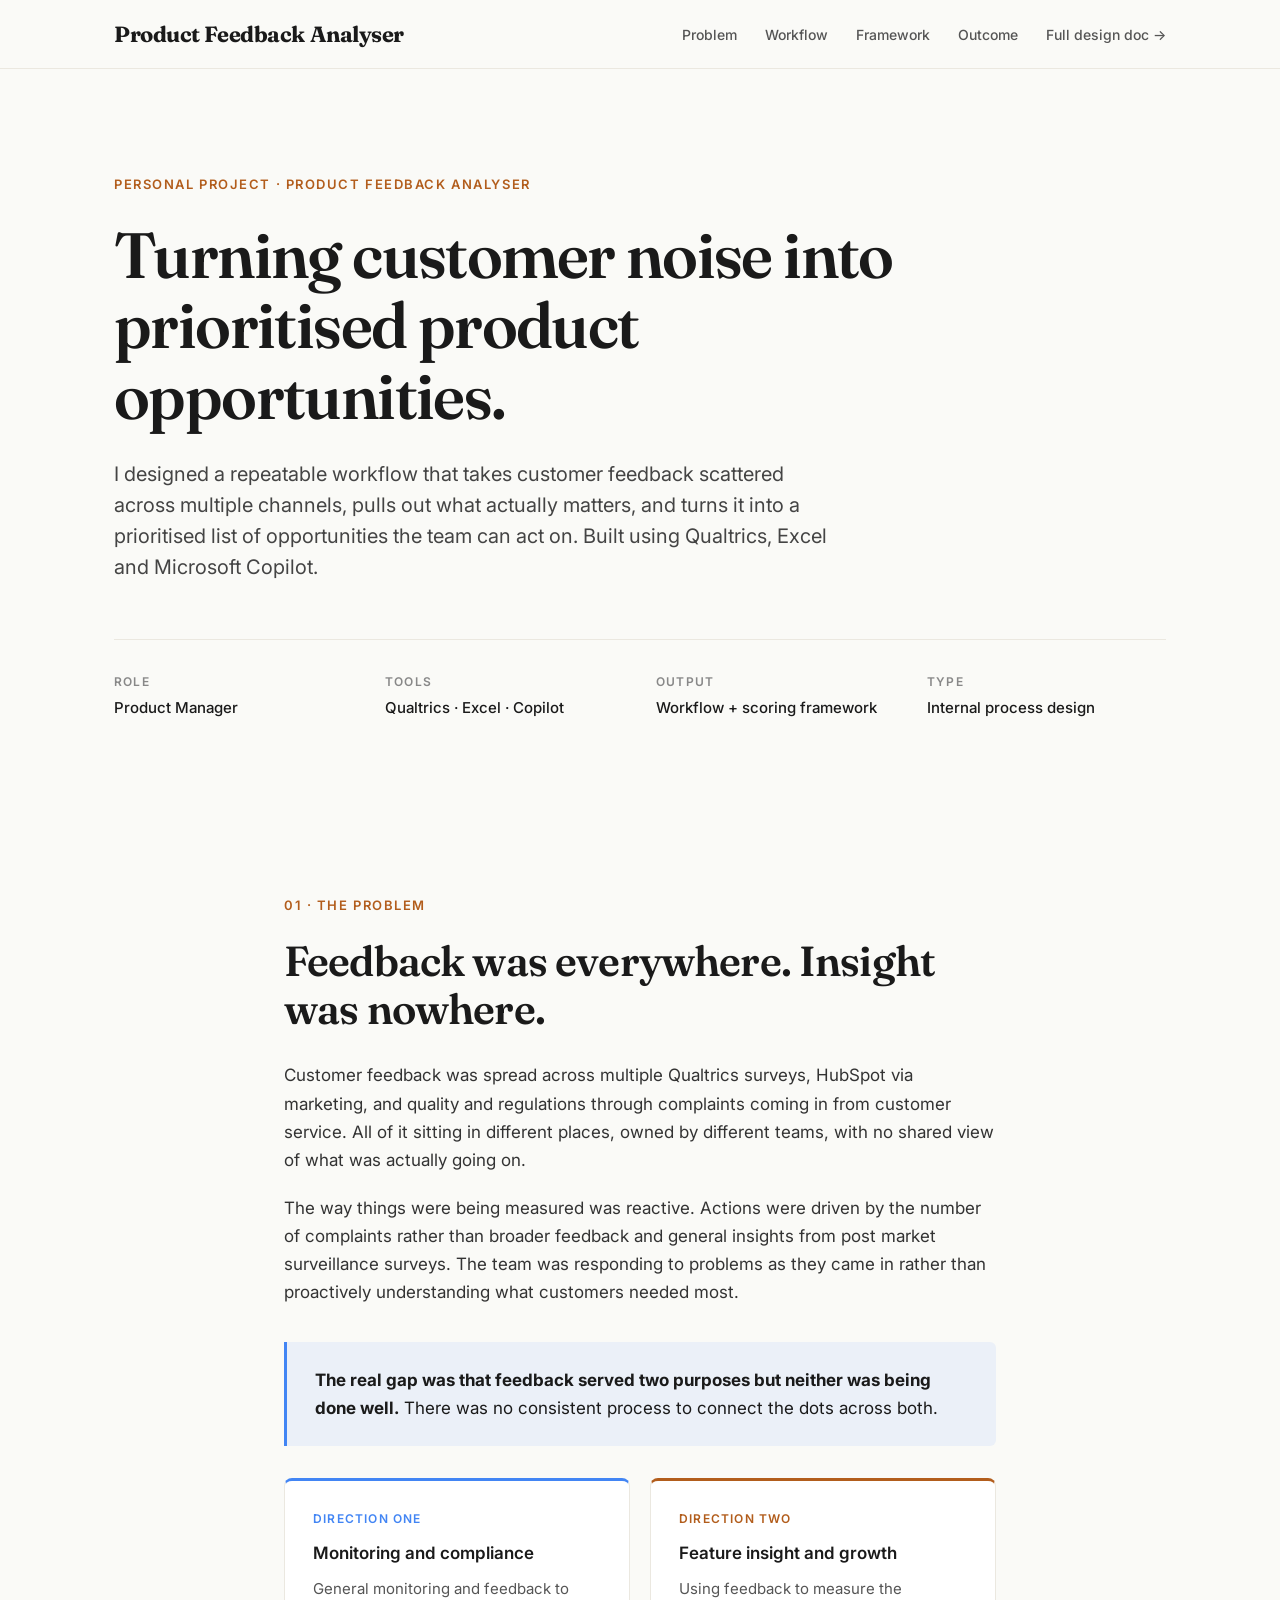
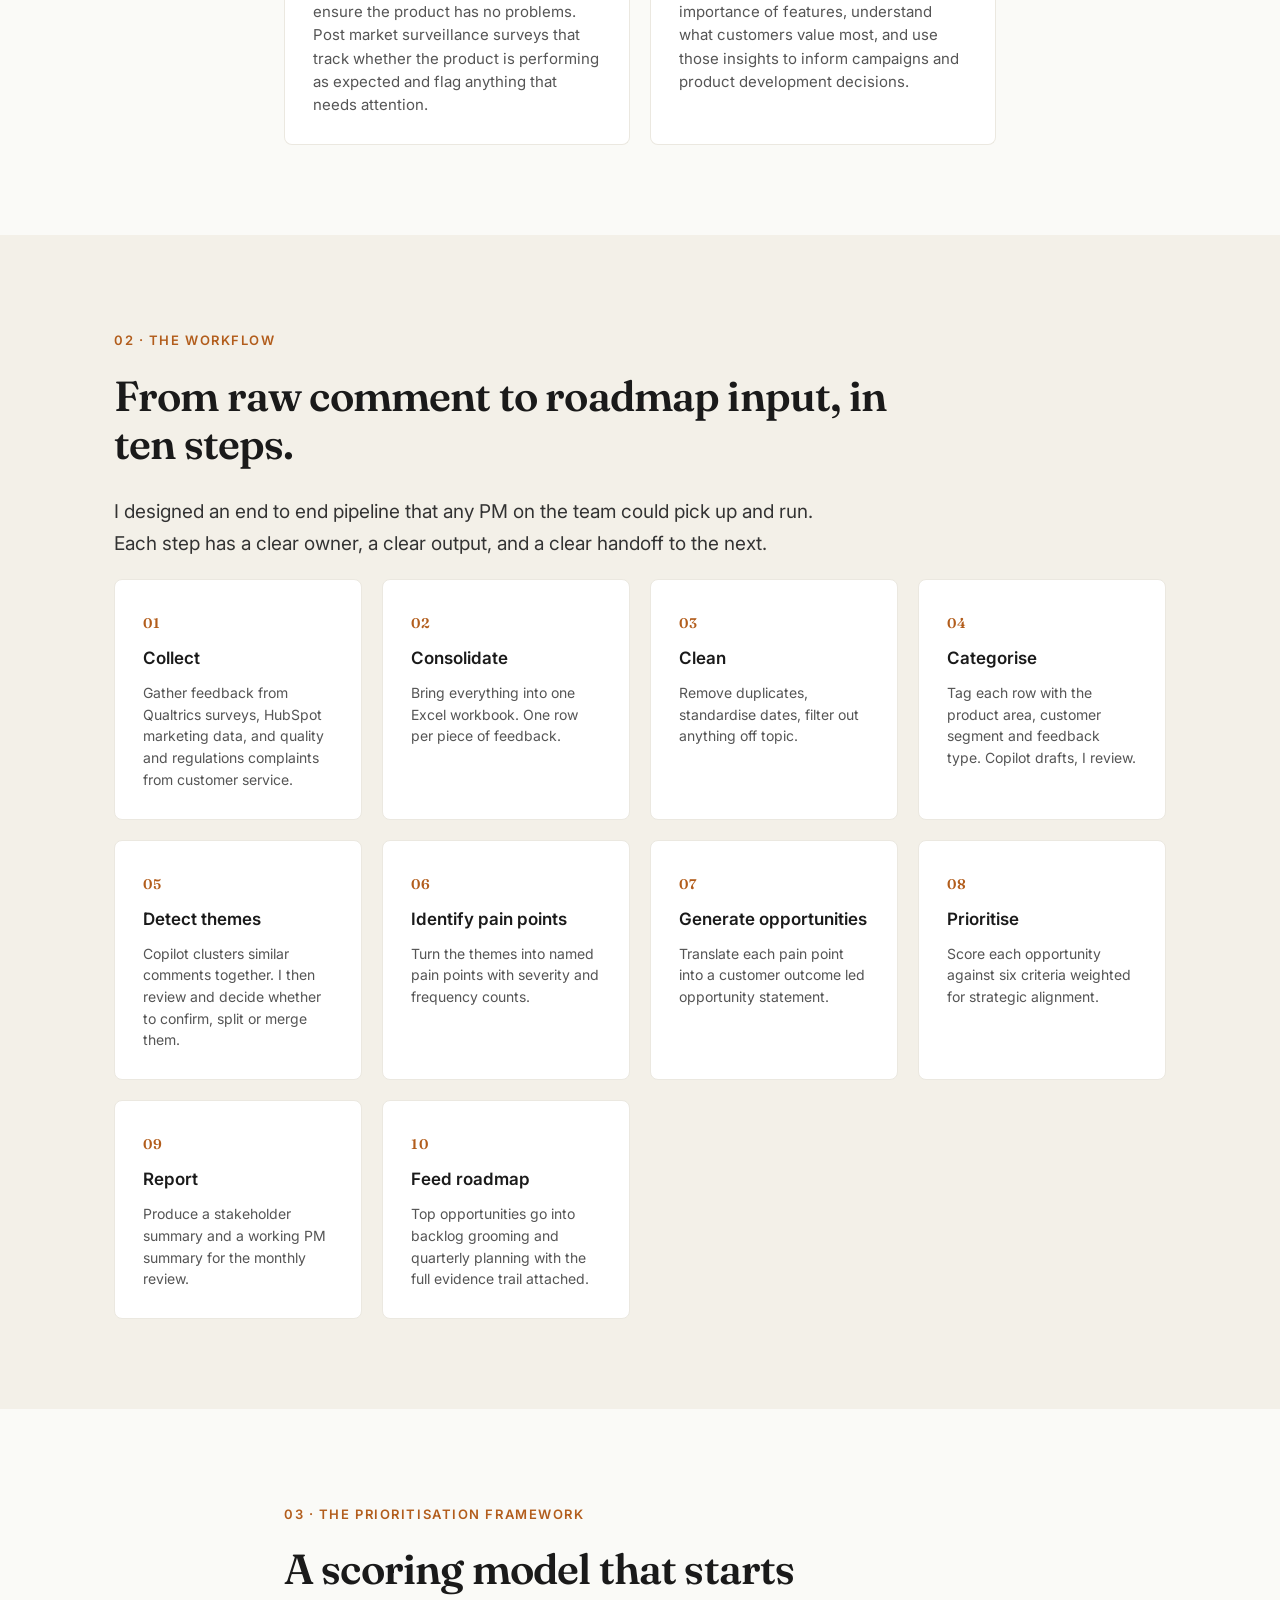
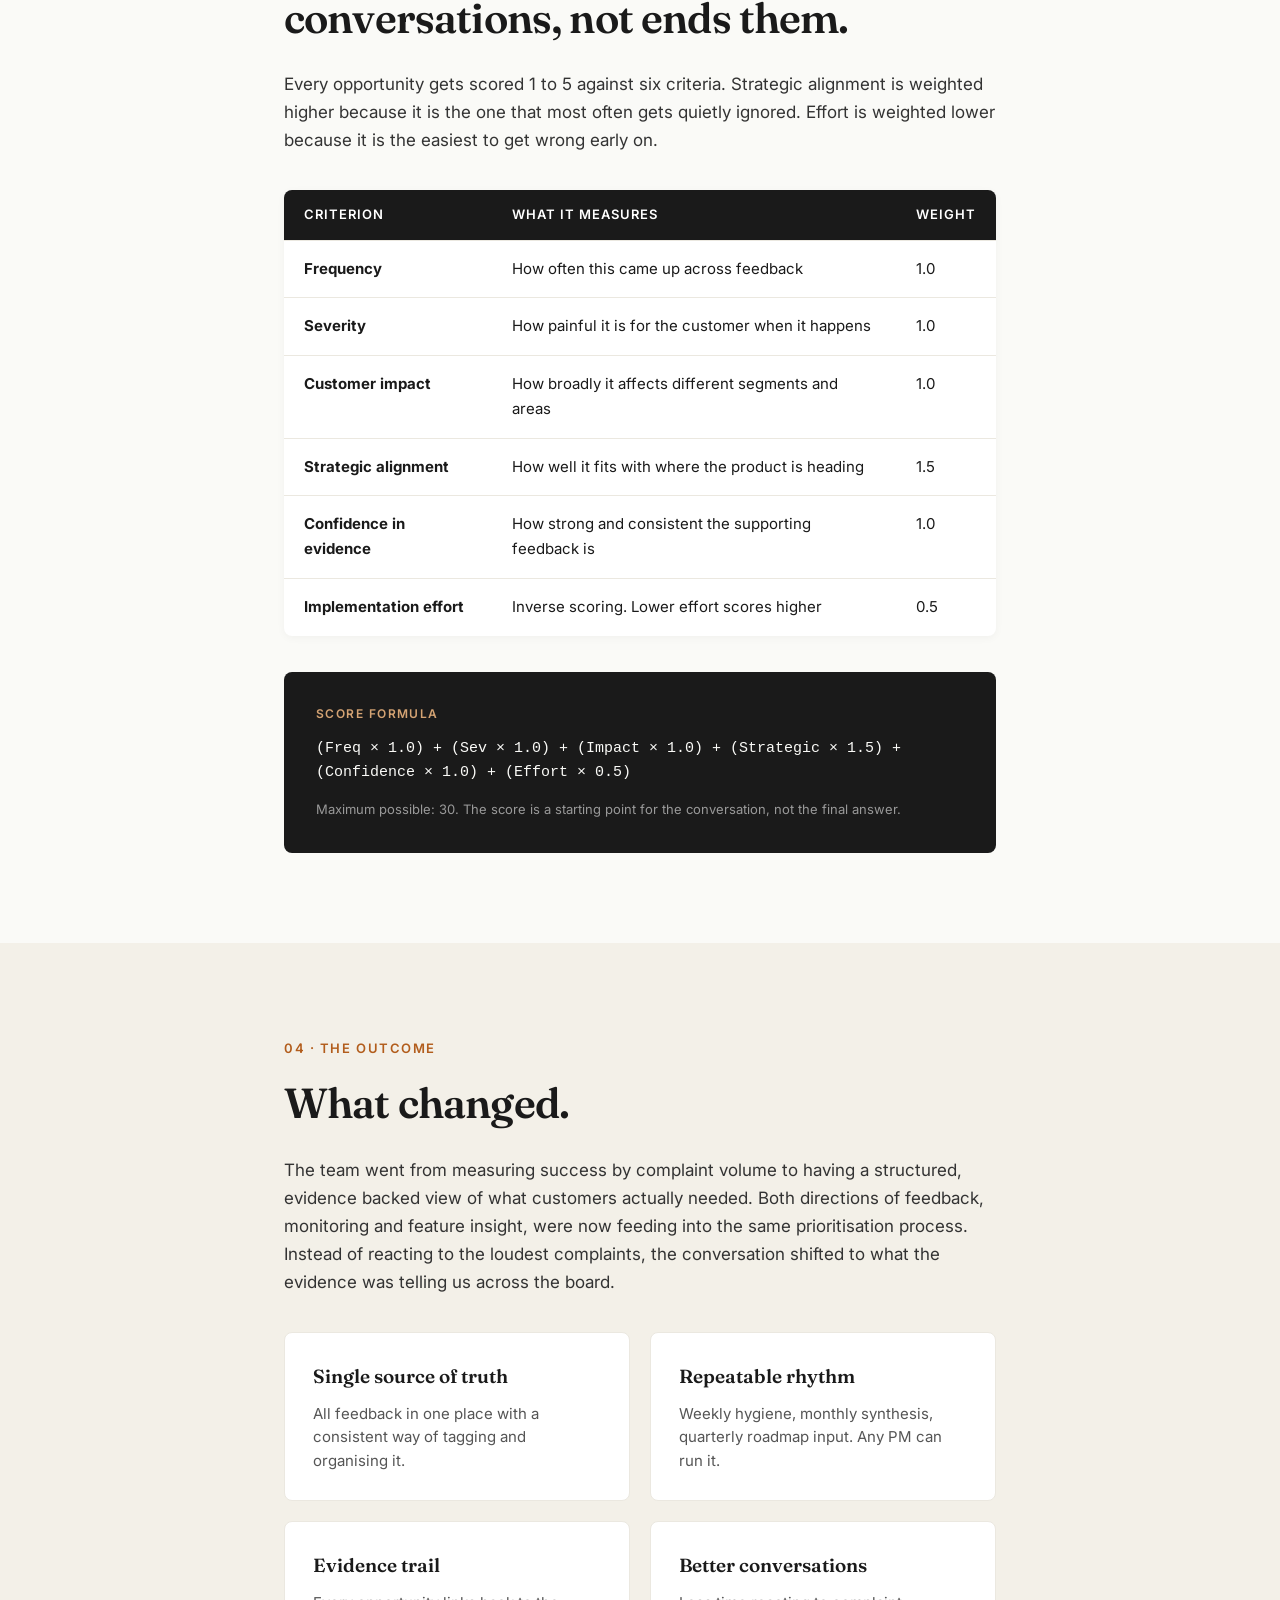
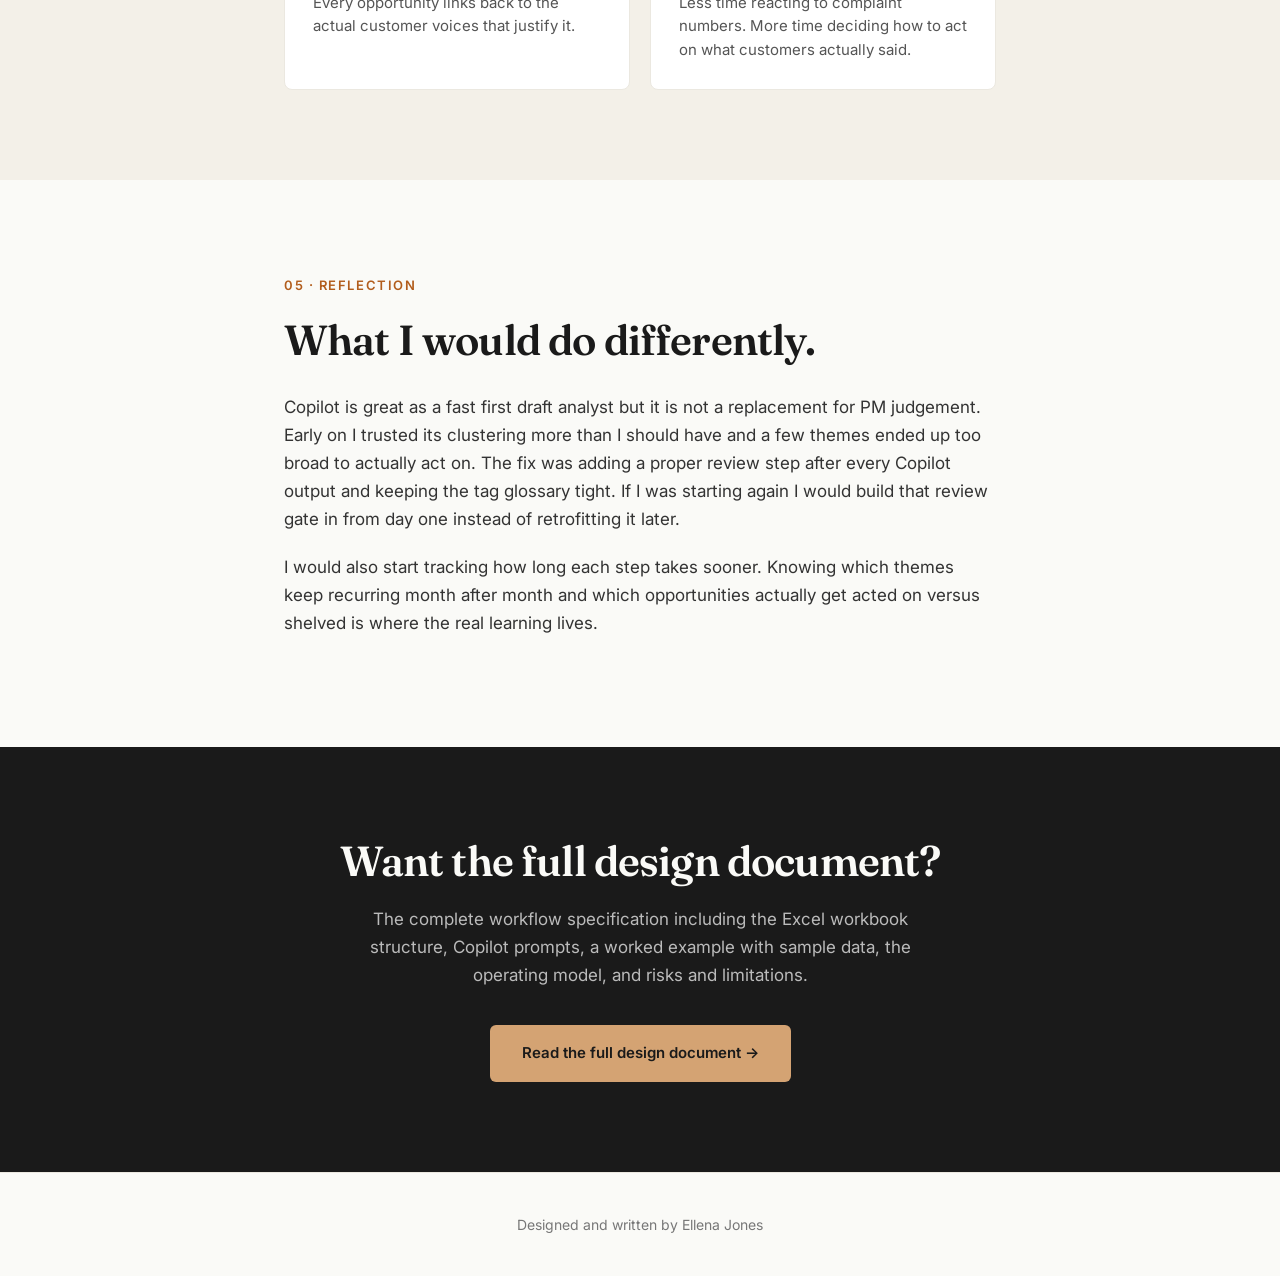
<file: index.html>
<!DOCTYPE html>
<html lang="en">
<head>
<meta charset="UTF-8">
<meta name="viewport" content="width=device-width, initial-scale=1.0">
<title>Product Feedback Analyser — Personal Project</title>
<meta name="description" content="A repeatable workflow for turning raw customer feedback into prioritised product opportunities, using Qualtrics, Excel and Microsoft Copilot.">
<link rel="preconnect" href="https://fonts.googleapis.com">
<link rel="preconnect" href="https://fonts.gstatic.com" crossorigin>
<link href="https://fonts.googleapis.com/css2?family=Inter:wght@400;500;600;700&family=Fraunces:opsz,wght@9..144,400;9..144,600;9..144,700&display=swap" rel="stylesheet">
<link rel="stylesheet" href="style.css">
<style>
  .callout-blue {
    background: rgba(66, 133, 244, 0.08);
    border-left: 3px solid #4285f4;
    padding: 24px 28px;
    margin-top: 36px;
    font-size: 17px;
    border-radius: 0 6px 6px 0;
  }
  .callout-blue strong { color: #1a1a1a; }
  .highlight-card {
    background: linear-gradient(135deg, rgba(66, 133, 244, 0.06), rgba(66, 133, 244, 0.02));
    border: 1px solid rgba(66, 133, 244, 0.15);
  }
  .direction-grid {
    display: grid;
    grid-template-columns: 1fr 1fr;
    gap: 20px;
    margin-top: 32px;
  }
  .direction-card {
    background: #fff;
    padding: 28px;
    border-radius: 8px;
    border: 1px solid #ebe8e0;
  }
  .direction-card.blue-accent {
    border-top: 3px solid #4285f4;
  }
  .direction-card.amber-accent {
    border-top: 3px solid #b25d1c;
  }
  .direction-card h3 {
    font-size: 17px;
    font-weight: 600;
    margin-bottom: 10px;
    color: #1a1a1a;
  }
  .direction-card p {
    font-size: 15px;
    color: #555;
    margin: 0;
    line-height: 1.55;
  }
  .direction-label {
    font-size: 12px;
    font-weight: 600;
    text-transform: uppercase;
    letter-spacing: 0.1em;
    margin-bottom: 10px;
  }
  .direction-label.blue { color: #4285f4; }
  .direction-label.amber { color: #b25d1c; }
  @media (max-width: 640px) {
    .direction-grid { grid-template-columns: 1fr; }
  }
</style>
</head>
<body>

<header class="site-header">
  <div class="container">
    <a href="/" class="logo">Product Feedback Analyser</a>
    <nav>
      <a href="#problem">Problem</a>
      <a href="#workflow">Workflow</a>
      <a href="#framework">Framework</a>
      <a href="#outcome">Outcome</a>
      <a href="full-design.html">Full design doc →</a>
    </nav>
  </div>
</header>

<main>

<section class="hero">
  <div class="container">
    <span class="eyebrow">Personal project · Product Feedback Analyser</span>
    <h1>Turning customer noise into prioritised product opportunities.</h1>
    <p class="lede">I designed a repeatable workflow that takes customer feedback scattered across multiple channels, pulls out what actually matters, and turns it into a prioritised list of opportunities the team can act on. Built using Qualtrics, Excel and Microsoft Copilot.</p>
    <div class="meta-grid">
      <div><span class="meta-label">Role</span><span class="meta-value">Product Manager</span></div>
      <div><span class="meta-label">Tools</span><span class="meta-value">Qualtrics · Excel · Copilot</span></div>
      <div><span class="meta-label">Output</span><span class="meta-value">Workflow + scoring framework</span></div>
      <div><span class="meta-label">Type</span><span class="meta-value">Internal process design</span></div>
    </div>
  </div>
</section>

<section id="problem" class="section">
  <div class="container narrow">
    <span class="section-tag">01 · The problem</span>
    <h2>Feedback was everywhere. Insight was nowhere.</h2>
    <p>Customer feedback was spread across multiple Qualtrics surveys, HubSpot via marketing, and quality and regulations through complaints coming in from customer service. All of it sitting in different places, owned by different teams, with no shared view of what was actually going on.</p>
    <p>The way things were being measured was reactive. Actions were driven by the number of complaints rather than broader feedback and general insights from post market surveillance surveys. The team was responding to problems as they came in rather than proactively understanding what customers needed most.</p>

    <div class="callout-blue">
      <strong>The real gap was that feedback served two purposes but neither was being done well.</strong> There was no consistent process to connect the dots across both.
    </div>

    <div class="direction-grid">
      <div class="direction-card blue-accent">
        <div class="direction-label blue">Direction one</div>
        <h3>Monitoring and compliance</h3>
        <p>General monitoring and feedback to ensure the product has no problems. Post market surveillance surveys that track whether the product is performing as expected and flag anything that needs attention.</p>
      </div>
      <div class="direction-card amber-accent">
        <div class="direction-label amber">Direction two</div>
        <h3>Feature insight and growth</h3>
        <p>Using feedback to measure the importance of features, understand what customers value most, and use those insights to inform campaigns and product development decisions.</p>
      </div>
    </div>
  </div>
</section>

<section id="workflow" class="section section-alt">
  <div class="container">
    <span class="section-tag">02 · The workflow</span>
    <h2>From raw comment to roadmap input, in ten steps.</h2>
    <p class="section-intro">I designed an end to end pipeline that any PM on the team could pick up and run. Each step has a clear owner, a clear output, and a clear handoff to the next.</p>

    <div class="workflow-grid">
      <div class="workflow-step"><span class="step-num">01</span><h3>Collect</h3><p>Gather feedback from Qualtrics surveys, HubSpot marketing data, and quality and regulations complaints from customer service.</p></div>
      <div class="workflow-step"><span class="step-num">02</span><h3>Consolidate</h3><p>Bring everything into one Excel workbook. One row per piece of feedback.</p></div>
      <div class="workflow-step"><span class="step-num">03</span><h3>Clean</h3><p>Remove duplicates, standardise dates, filter out anything off topic.</p></div>
      <div class="workflow-step"><span class="step-num">04</span><h3>Categorise</h3><p>Tag each row with the product area, customer segment and feedback type. Copilot drafts, I review.</p></div>
      <div class="workflow-step"><span class="step-num">05</span><h3>Detect themes</h3><p>Copilot clusters similar comments together. I then review and decide whether to confirm, split or merge them.</p></div>
      <div class="workflow-step"><span class="step-num">06</span><h3>Identify pain points</h3><p>Turn the themes into named pain points with severity and frequency counts.</p></div>
      <div class="workflow-step"><span class="step-num">07</span><h3>Generate opportunities</h3><p>Translate each pain point into a customer outcome led opportunity statement.</p></div>
      <div class="workflow-step"><span class="step-num">08</span><h3>Prioritise</h3><p>Score each opportunity against six criteria weighted for strategic alignment.</p></div>
      <div class="workflow-step"><span class="step-num">09</span><h3>Report</h3><p>Produce a stakeholder summary and a working PM summary for the monthly review.</p></div>
      <div class="workflow-step"><span class="step-num">10</span><h3>Feed roadmap</h3><p>Top opportunities go into backlog grooming and quarterly planning with the full evidence trail attached.</p></div>
    </div>
  </div>
</section>

<section id="framework" class="section">
  <div class="container narrow">
    <span class="section-tag">03 · The prioritisation framework</span>
    <h2>A scoring model that starts conversations, not ends them.</h2>
    <p>Every opportunity gets scored 1 to 5 against six criteria. Strategic alignment is weighted higher because it is the one that most often gets quietly ignored. Effort is weighted lower because it is the easiest to get wrong early on.</p>

    <table class="framework-table">
      <thead><tr><th>Criterion</th><th>What it measures</th><th>Weight</th></tr></thead>
      <tbody>
        <tr><td><strong>Frequency</strong></td><td>How often this came up across feedback</td><td>1.0</td></tr>
        <tr><td><strong>Severity</strong></td><td>How painful it is for the customer when it happens</td><td>1.0</td></tr>
        <tr><td><strong>Customer impact</strong></td><td>How broadly it affects different segments and areas</td><td>1.0</td></tr>
        <tr><td><strong>Strategic alignment</strong></td><td>How well it fits with where the product is heading</td><td>1.5</td></tr>
        <tr><td><strong>Confidence in evidence</strong></td><td>How strong and consistent the supporting feedback is</td><td>1.0</td></tr>
        <tr><td><strong>Implementation effort</strong></td><td>Inverse scoring. Lower effort scores higher</td><td>0.5</td></tr>
      </tbody>
    </table>

    <div class="formula-box">
      <span class="formula-label">Score formula</span>
      <code>(Freq × 1.0) + (Sev × 1.0) + (Impact × 1.0) + (Strategic × 1.5) + (Confidence × 1.0) + (Effort × 0.5)</code>
      <span class="formula-meta">Maximum possible: 30. The score is a starting point for the conversation, not the final answer.</span>
    </div>
  </div>
</section>

<section id="outcome" class="section section-alt">
  <div class="container narrow">
    <span class="section-tag">04 · The outcome</span>
    <h2>What changed.</h2>
    <p>The team went from measuring success by complaint volume to having a structured, evidence backed view of what customers actually needed. Both directions of feedback, monitoring and feature insight, were now feeding into the same prioritisation process. Instead of reacting to the loudest complaints, the conversation shifted to what the evidence was telling us across the board.</p>

    <div class="outcome-grid">
      <div class="outcome-card"><h3>Single source of truth</h3><p>All feedback in one place with a consistent way of tagging and organising it.</p></div>
      <div class="outcome-card"><h3>Repeatable rhythm</h3><p>Weekly hygiene, monthly synthesis, quarterly roadmap input. Any PM can run it.</p></div>
      <div class="outcome-card"><h3>Evidence trail</h3><p>Every opportunity links back to the actual customer voices that justify it.</p></div>
      <div class="outcome-card"><h3>Better conversations</h3><p>Less time reacting to complaint numbers. More time deciding how to act on what customers actually said.</p></div>
    </div>
  </div>
</section>

<section class="section">
  <div class="container narrow">
    <span class="section-tag">05 · Reflection</span>
    <h2>What I would do differently.</h2>
    <p>Copilot is great as a fast first draft analyst but it is not a replacement for PM judgement. Early on I trusted its clustering more than I should have and a few themes ended up too broad to actually act on. The fix was adding a proper review step after every Copilot output and keeping the tag glossary tight. If I was starting again I would build that review gate in from day one instead of retrofitting it later.</p>
    <p>I would also start tracking how long each step takes sooner. Knowing which themes keep recurring month after month and which opportunities actually get acted on versus shelved is where the real learning lives.</p>
  </div>
</section>

<section class="section section-cta">
  <div class="container narrow">
    <h2>Want the full design document?</h2>
    <p>The complete workflow specification including the Excel workbook structure, Copilot prompts, a worked example with sample data, the operating model, and risks and limitations.</p>
    <a href="full-design.html" class="btn">Read the full design document →</a>
  </div>
</section>

</main>

<footer class="site-footer">
  <div class="container">
        <p>Designed and written by Ellena Jones</p>
  </div>
</footer>

</body>
</html>
</file>
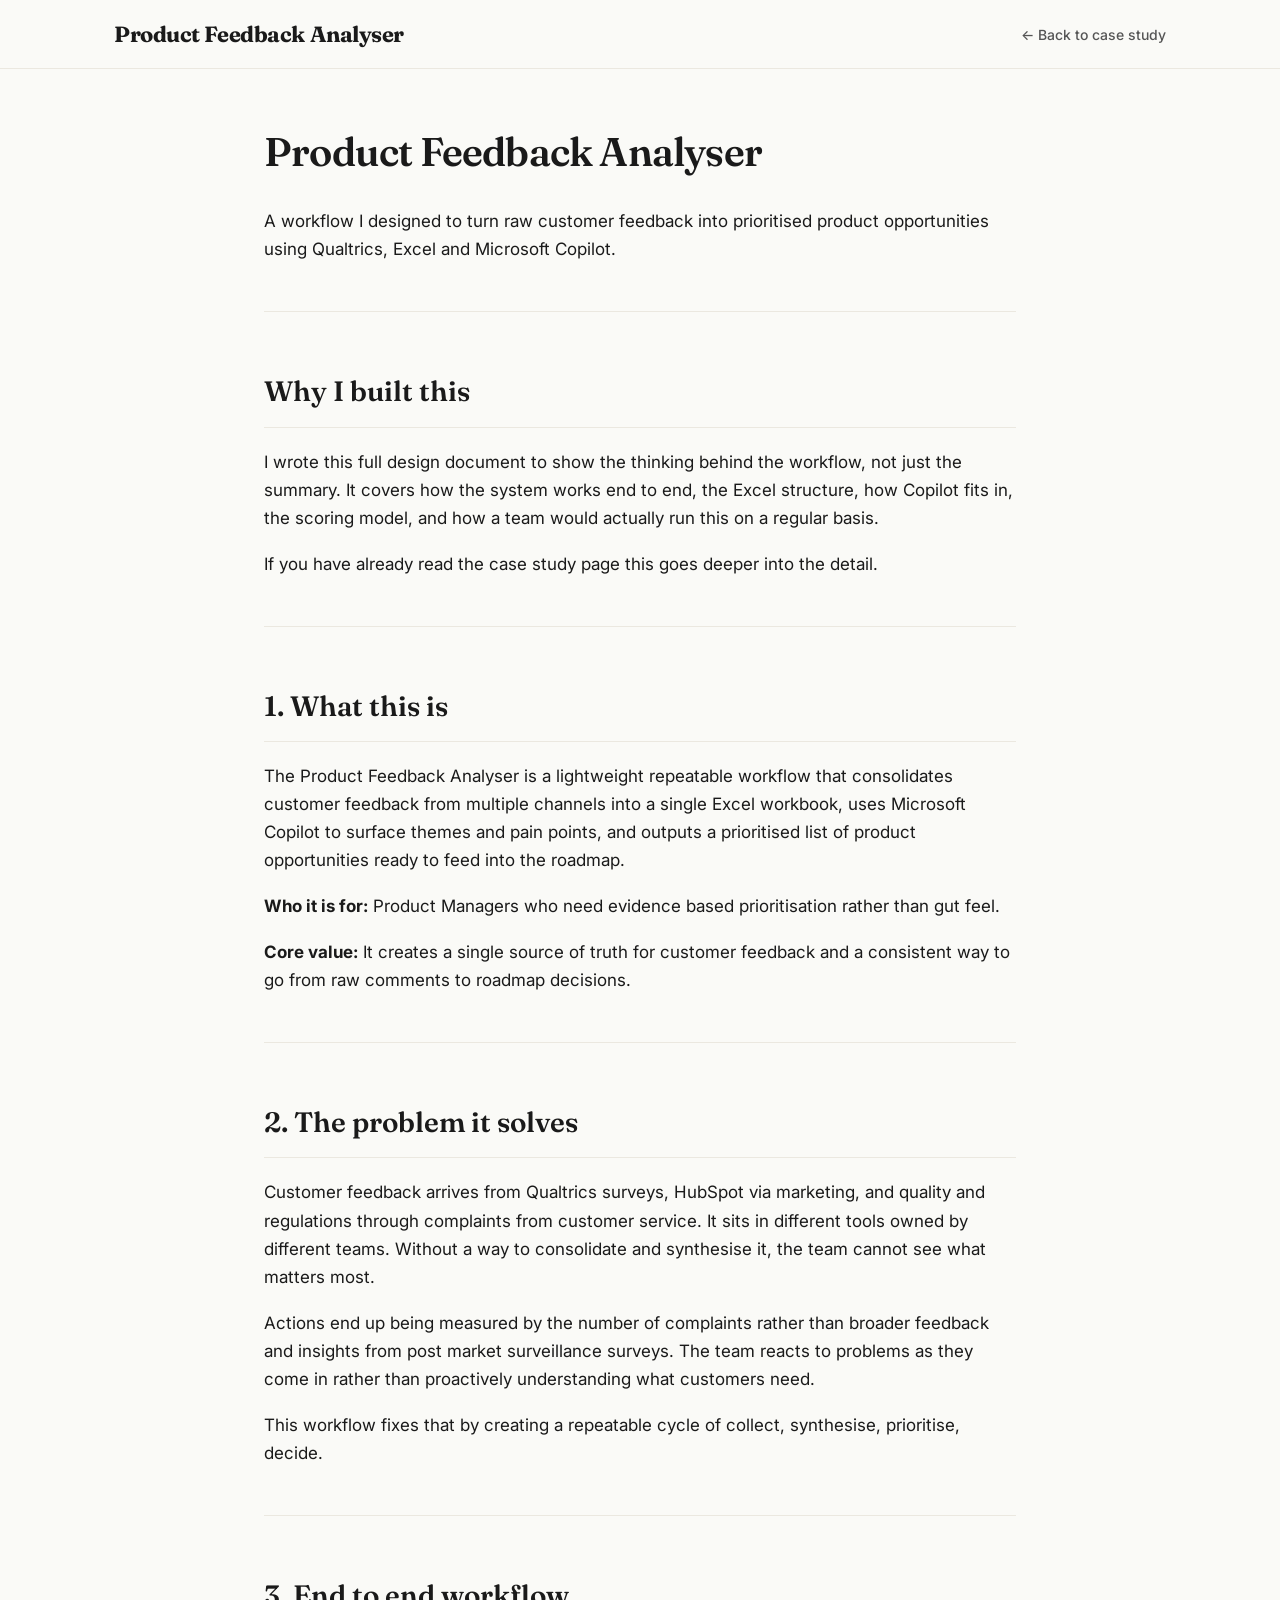
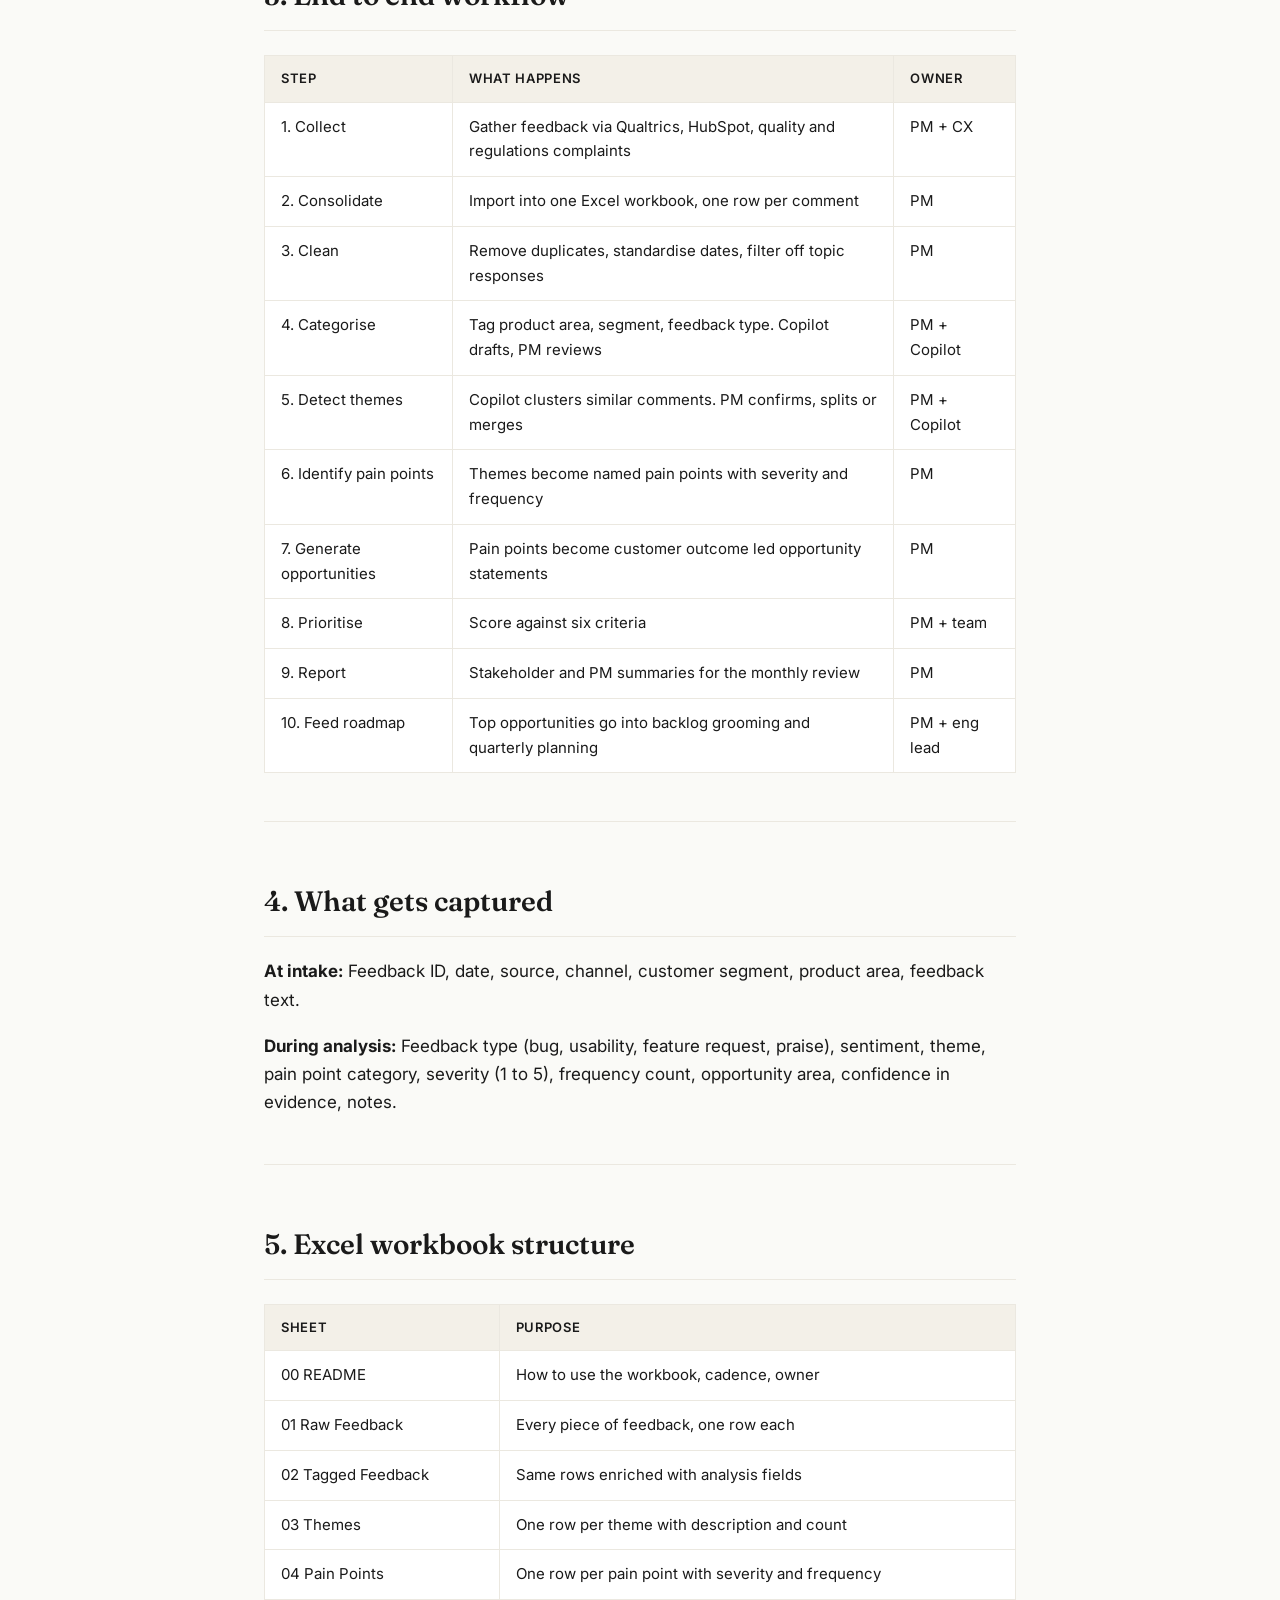
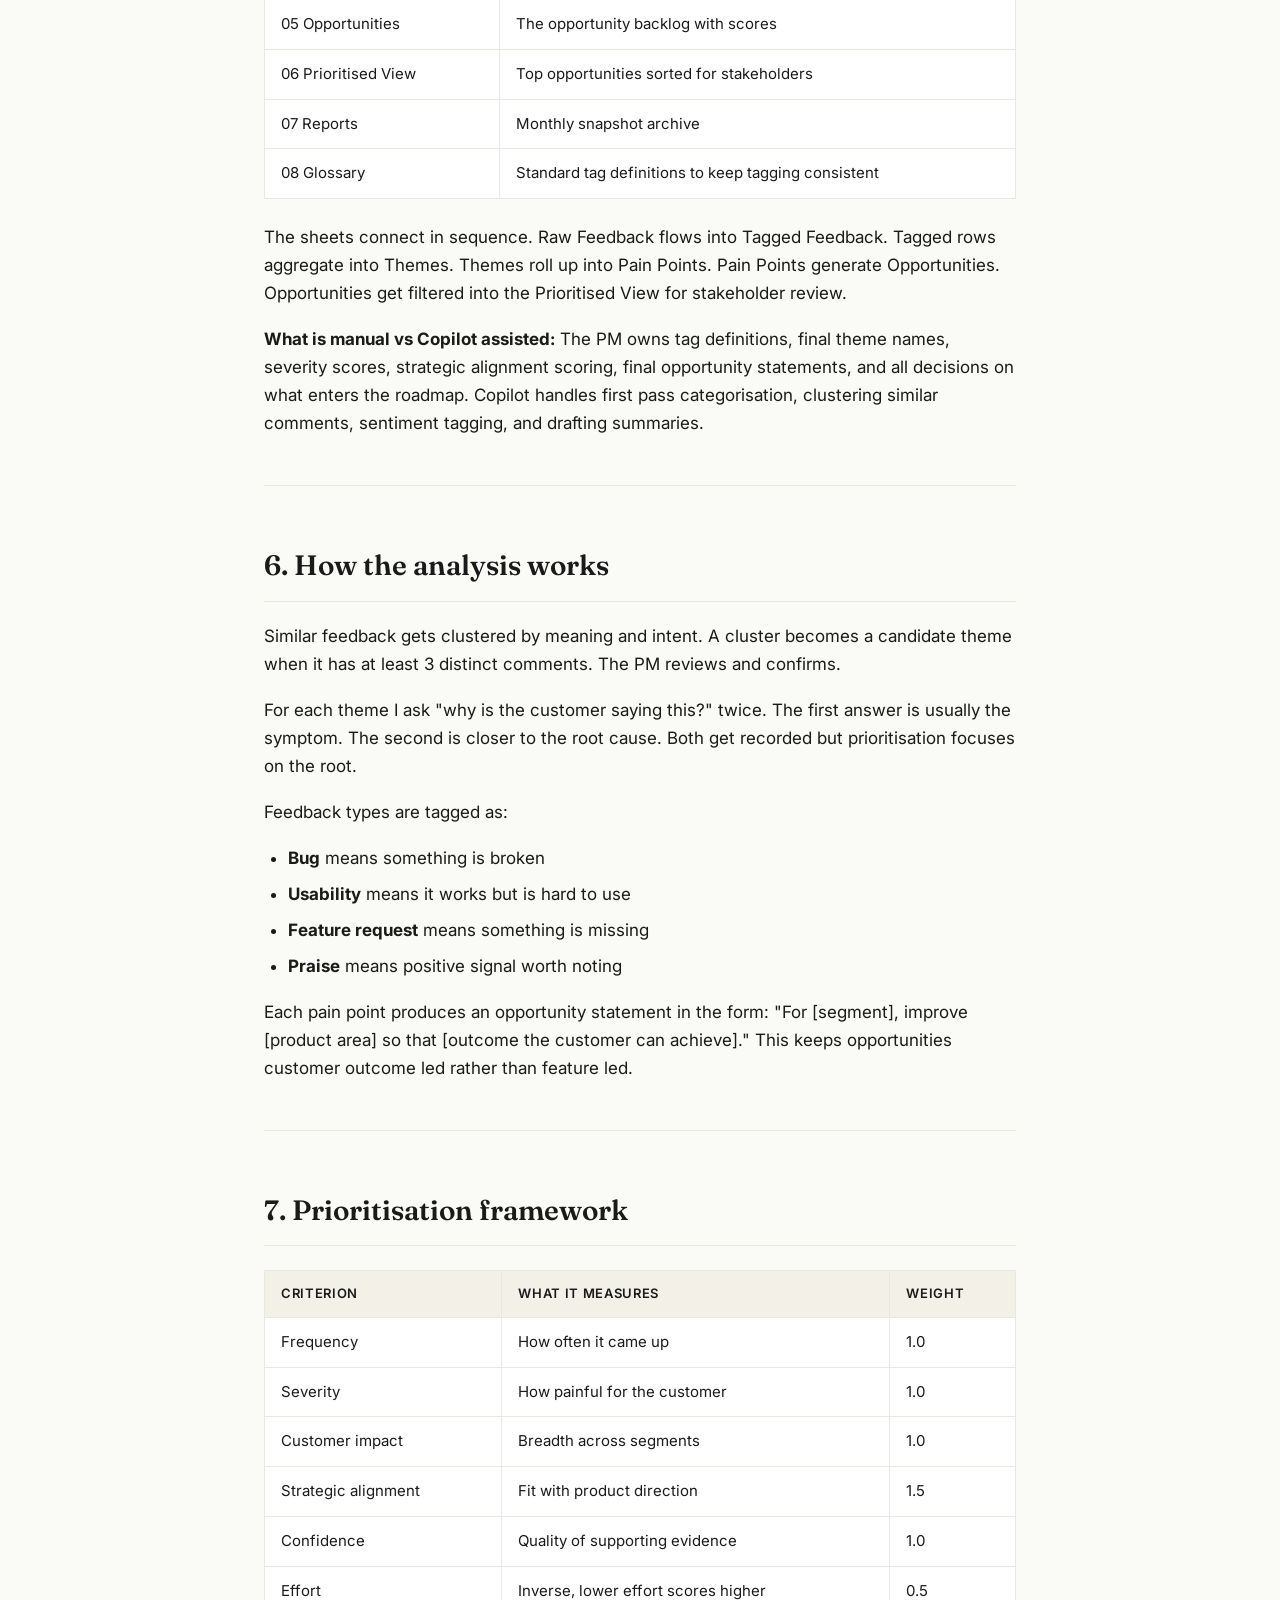
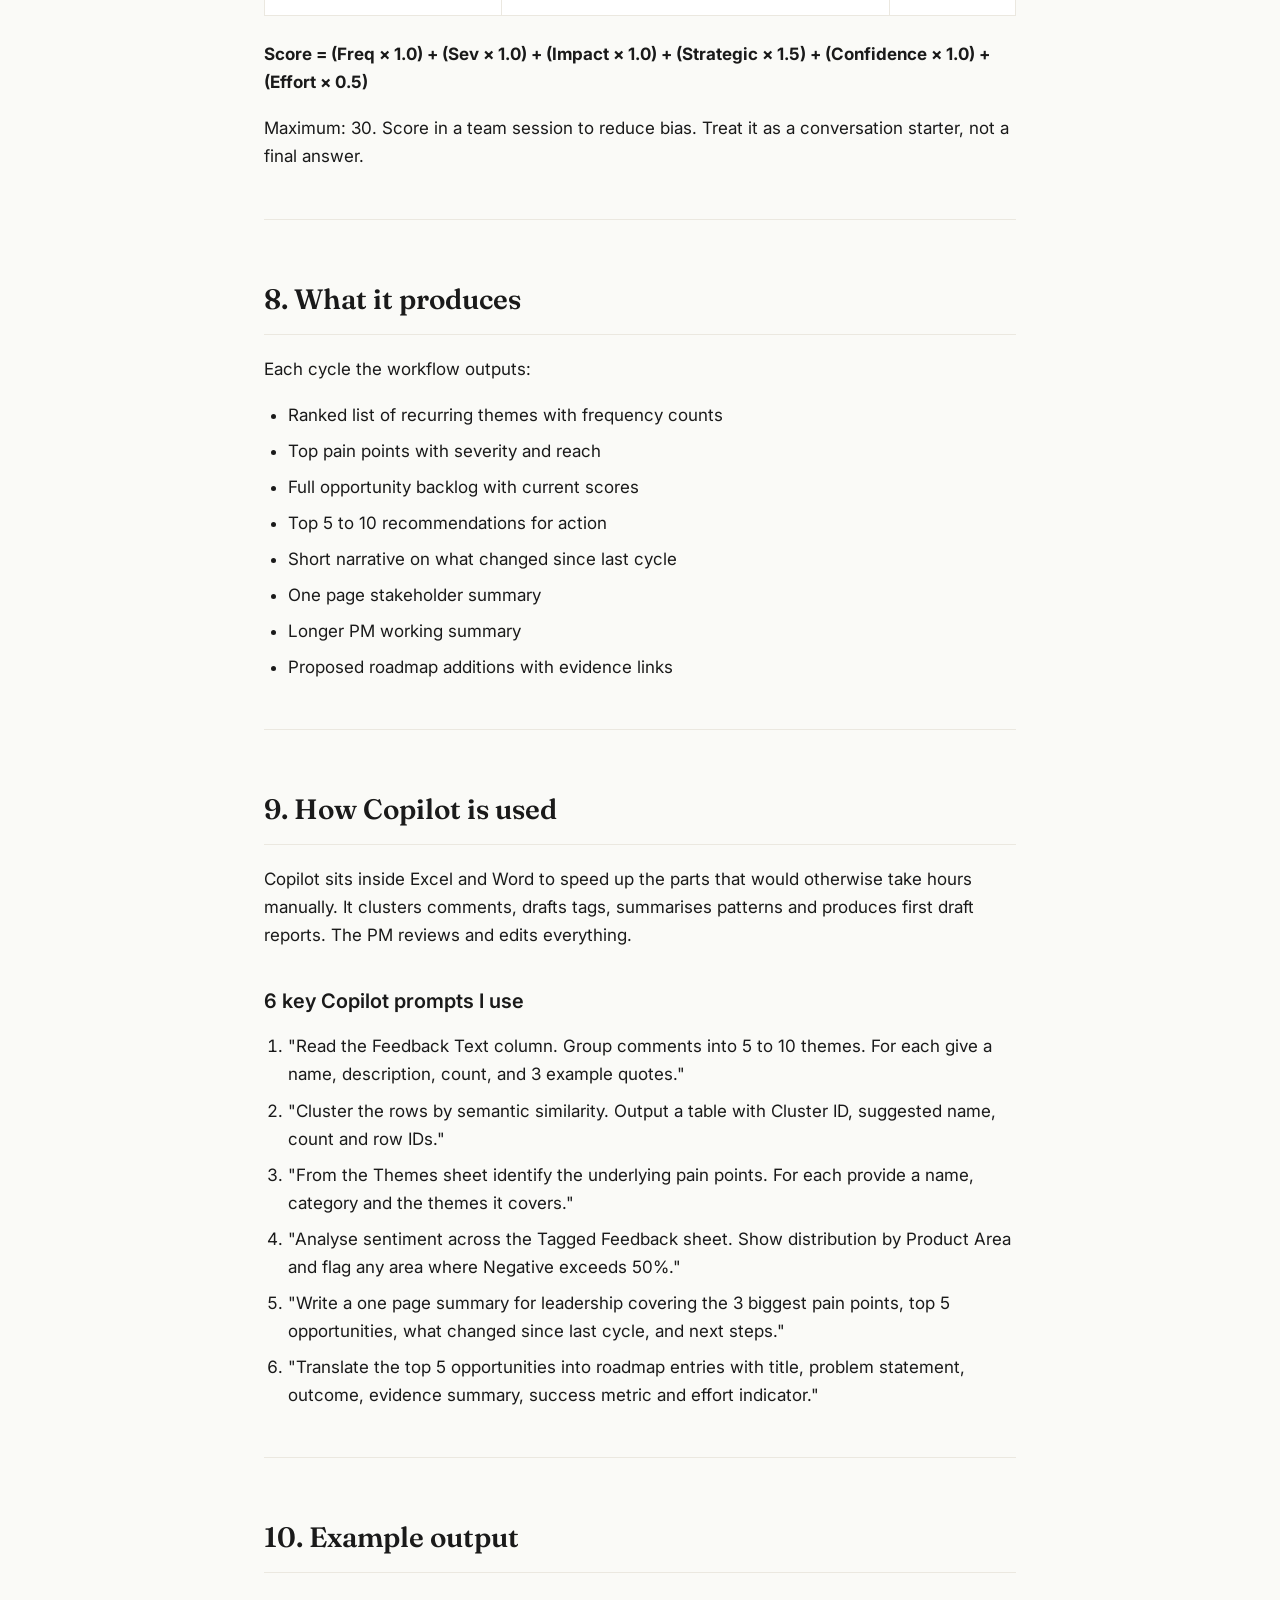
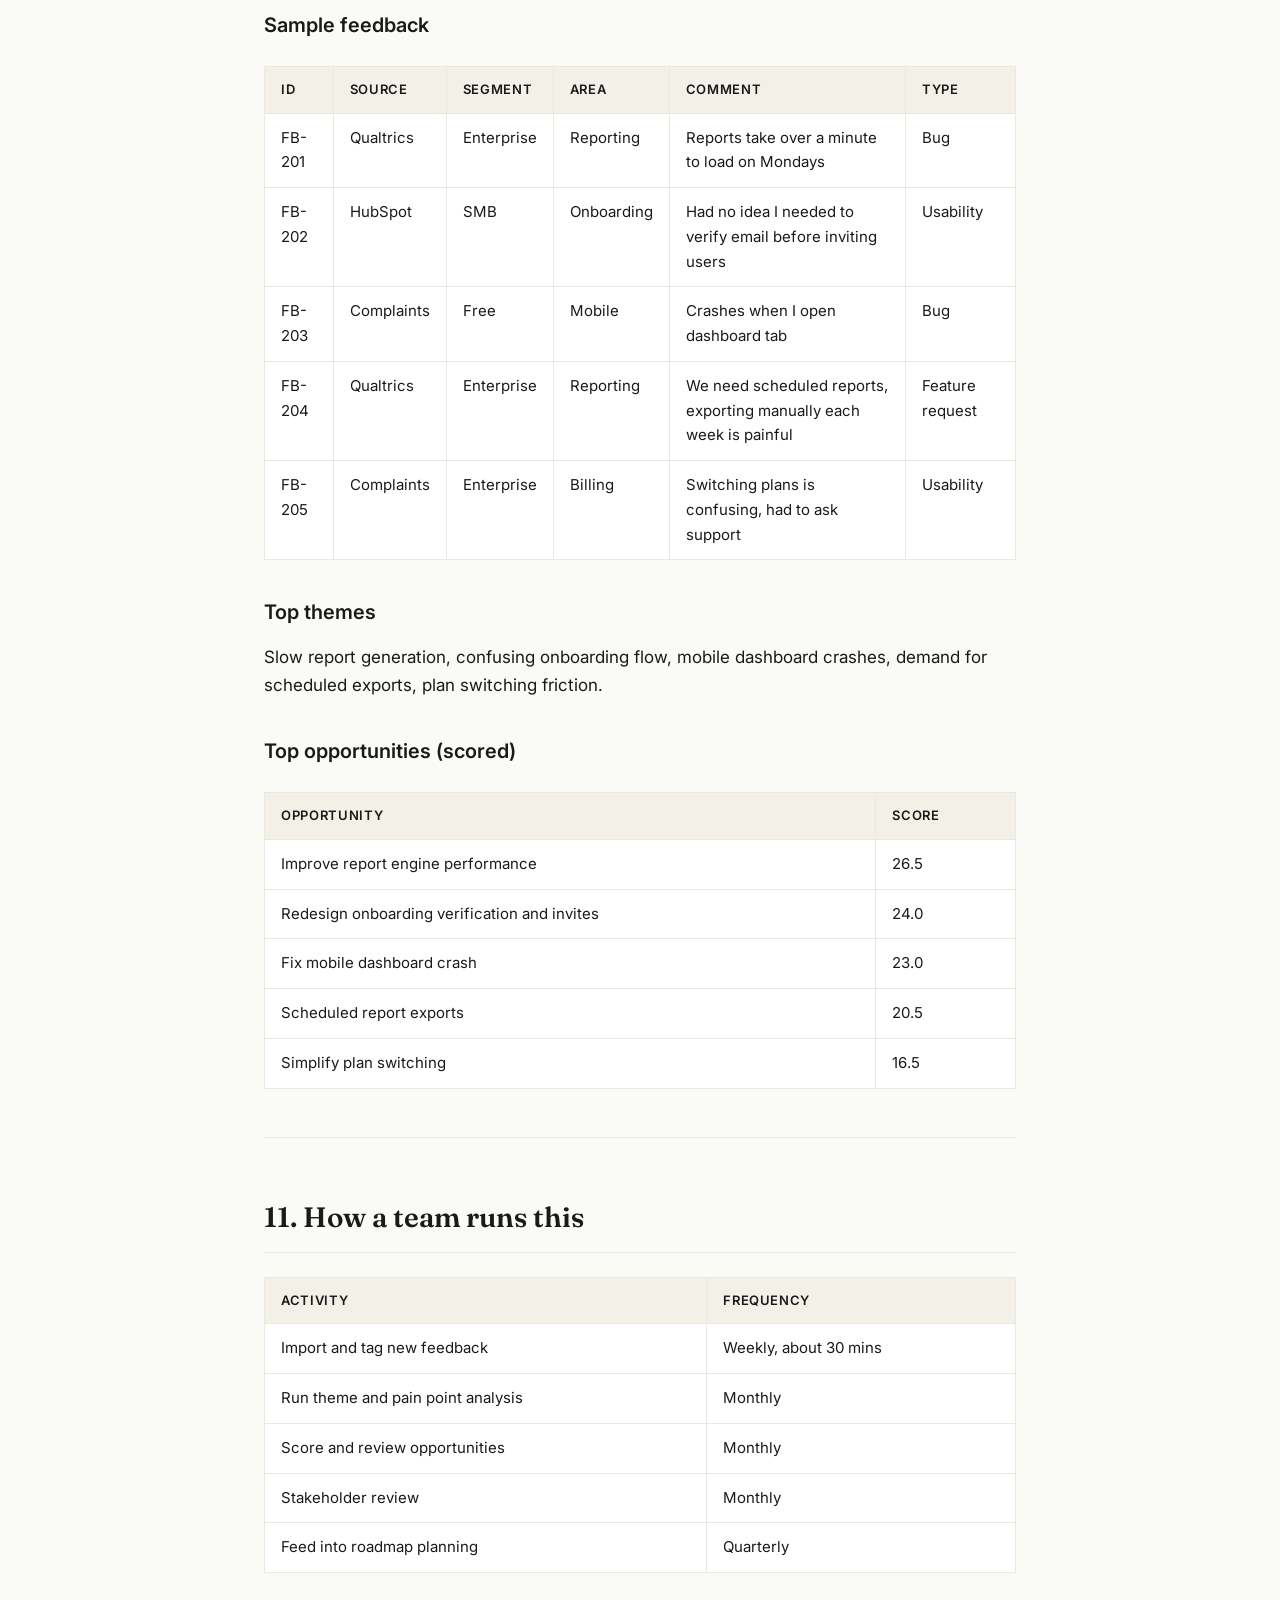
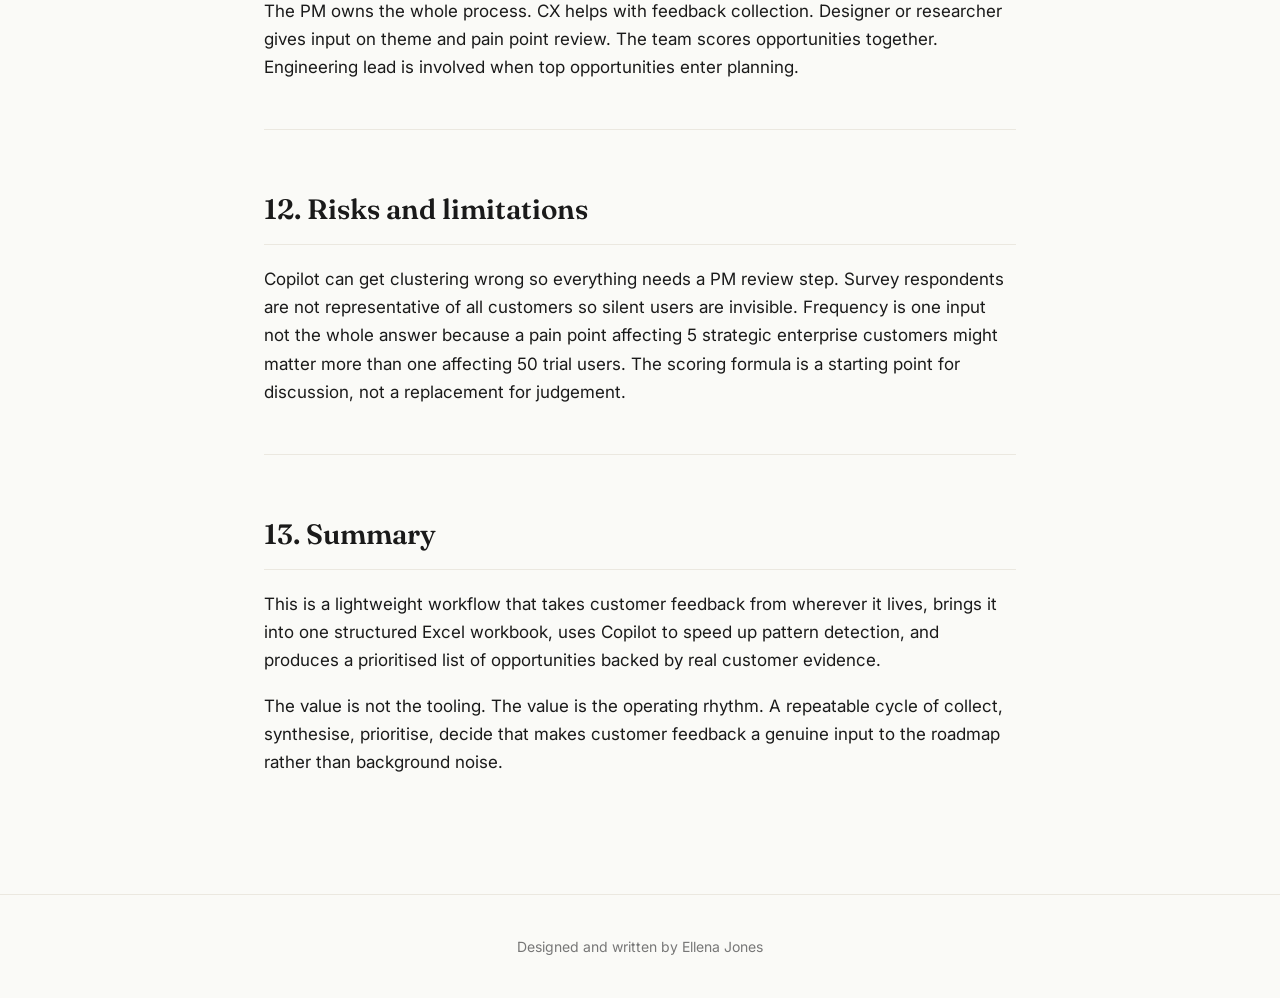
<file: full-design.html>
<!DOCTYPE html>
<html lang="en">
<head>
<meta charset="UTF-8">
<meta name="viewport" content="width=device-width, initial-scale=1.0">
<title>Full Design Document — Product Feedback Analyser</title>
<link rel="preconnect" href="https://fonts.googleapis.com">
<link rel="preconnect" href="https://fonts.gstatic.com" crossorigin>
<link href="https://fonts.googleapis.com/css2?family=Inter:wght@400;500;600;700&family=Fraunces:opsz,wght@9..144,400;9..144,600;9..144,700&display=swap" rel="stylesheet">
<link rel="stylesheet" href="style.css">
</head>
<body>

<header class="site-header">
  <div class="container">
    <a href="index.html" class="logo">Product Feedback Analyser</a>
    <nav>
      <a href="index.html">← Back to case study</a>
    </nav>
  </div>
</header>

<main>
  <article class="markdown-body">

<h1>Product Feedback Analyser</h1>
<p>A workflow I designed to turn raw customer feedback into prioritised product opportunities using Qualtrics, Excel and Microsoft Copilot.</p>

<hr>

<h2>Why I built this</h2>
<p>I wrote this full design document to show the thinking behind the workflow, not just the summary. It covers how the system works end to end, the Excel structure, how Copilot fits in, the scoring model, and how a team would actually run this on a regular basis.</p>
<p>If you have already read the case study page this goes deeper into the detail.</p>

<hr>

<h2>1. What this is</h2>
<p>The Product Feedback Analyser is a lightweight repeatable workflow that consolidates customer feedback from multiple channels into a single Excel workbook, uses Microsoft Copilot to surface themes and pain points, and outputs a prioritised list of product opportunities ready to feed into the roadmap.</p>
<p><strong>Who it is for:</strong> Product Managers who need evidence based prioritisation rather than gut feel.</p>
<p><strong>Core value:</strong> It creates a single source of truth for customer feedback and a consistent way to go from raw comments to roadmap decisions.</p>

<hr>

<h2>2. The problem it solves</h2>
<p>Customer feedback arrives from Qualtrics surveys, HubSpot via marketing, and quality and regulations through complaints from customer service. It sits in different tools owned by different teams. Without a way to consolidate and synthesise it, the team cannot see what matters most.</p>
<p>Actions end up being measured by the number of complaints rather than broader feedback and insights from post market surveillance surveys. The team reacts to problems as they come in rather than proactively understanding what customers need.</p>
<p>This workflow fixes that by creating a repeatable cycle of collect, synthesise, prioritise, decide.</p>

<hr>

<h2>3. End to end workflow</h2>
<table>
<thead><tr><th>Step</th><th>What happens</th><th>Owner</th></tr></thead>
<tbody>
<tr><td>1. Collect</td><td>Gather feedback via Qualtrics, HubSpot, quality and regulations complaints</td><td>PM + CX</td></tr>
<tr><td>2. Consolidate</td><td>Import into one Excel workbook, one row per comment</td><td>PM</td></tr>
<tr><td>3. Clean</td><td>Remove duplicates, standardise dates, filter off topic responses</td><td>PM</td></tr>
<tr><td>4. Categorise</td><td>Tag product area, segment, feedback type. Copilot drafts, PM reviews</td><td>PM + Copilot</td></tr>
<tr><td>5. Detect themes</td><td>Copilot clusters similar comments. PM confirms, splits or merges</td><td>PM + Copilot</td></tr>
<tr><td>6. Identify pain points</td><td>Themes become named pain points with severity and frequency</td><td>PM</td></tr>
<tr><td>7. Generate opportunities</td><td>Pain points become customer outcome led opportunity statements</td><td>PM</td></tr>
<tr><td>8. Prioritise</td><td>Score against six criteria</td><td>PM + team</td></tr>
<tr><td>9. Report</td><td>Stakeholder and PM summaries for the monthly review</td><td>PM</td></tr>
<tr><td>10. Feed roadmap</td><td>Top opportunities go into backlog grooming and quarterly planning</td><td>PM + eng lead</td></tr>
</tbody>
</table>

<hr>

<h2>4. What gets captured</h2>
<p><strong>At intake:</strong> Feedback ID, date, source, channel, customer segment, product area, feedback text.</p>
<p><strong>During analysis:</strong> Feedback type (bug, usability, feature request, praise), sentiment, theme, pain point category, severity (1 to 5), frequency count, opportunity area, confidence in evidence, notes.</p>

<hr>

<h2>5. Excel workbook structure</h2>
<table>
<thead><tr><th>Sheet</th><th>Purpose</th></tr></thead>
<tbody>
<tr><td>00 README</td><td>How to use the workbook, cadence, owner</td></tr>
<tr><td>01 Raw Feedback</td><td>Every piece of feedback, one row each</td></tr>
<tr><td>02 Tagged Feedback</td><td>Same rows enriched with analysis fields</td></tr>
<tr><td>03 Themes</td><td>One row per theme with description and count</td></tr>
<tr><td>04 Pain Points</td><td>One row per pain point with severity and frequency</td></tr>
<tr><td>05 Opportunities</td><td>The opportunity backlog with scores</td></tr>
<tr><td>06 Prioritised View</td><td>Top opportunities sorted for stakeholders</td></tr>
<tr><td>07 Reports</td><td>Monthly snapshot archive</td></tr>
<tr><td>08 Glossary</td><td>Standard tag definitions to keep tagging consistent</td></tr>
</tbody>
</table>
<p>The sheets connect in sequence. Raw Feedback flows into Tagged Feedback. Tagged rows aggregate into Themes. Themes roll up into Pain Points. Pain Points generate Opportunities. Opportunities get filtered into the Prioritised View for stakeholder review.</p>
<p><strong>What is manual vs Copilot assisted:</strong> The PM owns tag definitions, final theme names, severity scores, strategic alignment scoring, final opportunity statements, and all decisions on what enters the roadmap. Copilot handles first pass categorisation, clustering similar comments, sentiment tagging, and drafting summaries.</p>

<hr>

<h2>6. How the analysis works</h2>
<p>Similar feedback gets clustered by meaning and intent. A cluster becomes a candidate theme when it has at least 3 distinct comments. The PM reviews and confirms.</p>
<p>For each theme I ask "why is the customer saying this?" twice. The first answer is usually the symptom. The second is closer to the root cause. Both get recorded but prioritisation focuses on the root.</p>
<p>Feedback types are tagged as:</p>
<ul>
<li><strong>Bug</strong> means something is broken</li>
<li><strong>Usability</strong> means it works but is hard to use</li>
<li><strong>Feature request</strong> means something is missing</li>
<li><strong>Praise</strong> means positive signal worth noting</li>
</ul>
<p>Each pain point produces an opportunity statement in the form: "For [segment], improve [product area] so that [outcome the customer can achieve]." This keeps opportunities customer outcome led rather than feature led.</p>

<hr>

<h2>7. Prioritisation framework</h2>
<table>
<thead><tr><th>Criterion</th><th>What it measures</th><th>Weight</th></tr></thead>
<tbody>
<tr><td>Frequency</td><td>How often it came up</td><td>1.0</td></tr>
<tr><td>Severity</td><td>How painful for the customer</td><td>1.0</td></tr>
<tr><td>Customer impact</td><td>Breadth across segments</td><td>1.0</td></tr>
<tr><td>Strategic alignment</td><td>Fit with product direction</td><td>1.5</td></tr>
<tr><td>Confidence</td><td>Quality of supporting evidence</td><td>1.0</td></tr>
<tr><td>Effort</td><td>Inverse, lower effort scores higher</td><td>0.5</td></tr>
</tbody>
</table>
<p><strong>Score = (Freq × 1.0) + (Sev × 1.0) + (Impact × 1.0) + (Strategic × 1.5) + (Confidence × 1.0) + (Effort × 0.5)</strong></p>
<p>Maximum: 30. Score in a team session to reduce bias. Treat it as a conversation starter, not a final answer.</p>

<hr>

<h2>8. What it produces</h2>
<p>Each cycle the workflow outputs:</p>
<ul>
<li>Ranked list of recurring themes with frequency counts</li>
<li>Top pain points with severity and reach</li>
<li>Full opportunity backlog with current scores</li>
<li>Top 5 to 10 recommendations for action</li>
<li>Short narrative on what changed since last cycle</li>
<li>One page stakeholder summary</li>
<li>Longer PM working summary</li>
<li>Proposed roadmap additions with evidence links</li>
</ul>

<hr>

<h2>9. How Copilot is used</h2>
<p>Copilot sits inside Excel and Word to speed up the parts that would otherwise take hours manually. It clusters comments, drafts tags, summarises patterns and produces first draft reports. The PM reviews and edits everything.</p>
<h3>6 key Copilot prompts I use</h3>
<ol>
<li>"Read the Feedback Text column. Group comments into 5 to 10 themes. For each give a name, description, count, and 3 example quotes."</li>
<li>"Cluster the rows by semantic similarity. Output a table with Cluster ID, suggested name, count and row IDs."</li>
<li>"From the Themes sheet identify the underlying pain points. For each provide a name, category and the themes it covers."</li>
<li>"Analyse sentiment across the Tagged Feedback sheet. Show distribution by Product Area and flag any area where Negative exceeds 50%."</li>
<li>"Write a one page summary for leadership covering the 3 biggest pain points, top 5 opportunities, what changed since last cycle, and next steps."</li>
<li>"Translate the top 5 opportunities into roadmap entries with title, problem statement, outcome, evidence summary, success metric and effort indicator."</li>
</ol>

<hr>

<h2>10. Example output</h2>
<h3>Sample feedback</h3>
<table>
<thead><tr><th>ID</th><th>Source</th><th>Segment</th><th>Area</th><th>Comment</th><th>Type</th></tr></thead>
<tbody>
<tr><td>FB-201</td><td>Qualtrics</td><td>Enterprise</td><td>Reporting</td><td>Reports take over a minute to load on Mondays</td><td>Bug</td></tr>
<tr><td>FB-202</td><td>HubSpot</td><td>SMB</td><td>Onboarding</td><td>Had no idea I needed to verify email before inviting users</td><td>Usability</td></tr>
<tr><td>FB-203</td><td>Complaints</td><td>Free</td><td>Mobile</td><td>Crashes when I open dashboard tab</td><td>Bug</td></tr>
<tr><td>FB-204</td><td>Qualtrics</td><td>Enterprise</td><td>Reporting</td><td>We need scheduled reports, exporting manually each week is painful</td><td>Feature request</td></tr>
<tr><td>FB-205</td><td>Complaints</td><td>Enterprise</td><td>Billing</td><td>Switching plans is confusing, had to ask support</td><td>Usability</td></tr>
</tbody>
</table>

<h3>Top themes</h3>
<p>Slow report generation, confusing onboarding flow, mobile dashboard crashes, demand for scheduled exports, plan switching friction.</p>

<h3>Top opportunities (scored)</h3>
<table>
<thead><tr><th>Opportunity</th><th>Score</th></tr></thead>
<tbody>
<tr><td>Improve report engine performance</td><td>26.5</td></tr>
<tr><td>Redesign onboarding verification and invites</td><td>24.0</td></tr>
<tr><td>Fix mobile dashboard crash</td><td>23.0</td></tr>
<tr><td>Scheduled report exports</td><td>20.5</td></tr>
<tr><td>Simplify plan switching</td><td>16.5</td></tr>
</tbody>
</table>

<hr>

<h2>11. How a team runs this</h2>
<table>
<thead><tr><th>Activity</th><th>Frequency</th></tr></thead>
<tbody>
<tr><td>Import and tag new feedback</td><td>Weekly, about 30 mins</td></tr>
<tr><td>Run theme and pain point analysis</td><td>Monthly</td></tr>
<tr><td>Score and review opportunities</td><td>Monthly</td></tr>
<tr><td>Stakeholder review</td><td>Monthly</td></tr>
<tr><td>Feed into roadmap planning</td><td>Quarterly</td></tr>
</tbody>
</table>
<p>The PM owns the whole process. CX helps with feedback collection. Designer or researcher gives input on theme and pain point review. The team scores opportunities together. Engineering lead is involved when top opportunities enter planning.</p>

<hr>

<h2>12. Risks and limitations</h2>
<p>Copilot can get clustering wrong so everything needs a PM review step. Survey respondents are not representative of all customers so silent users are invisible. Frequency is one input not the whole answer because a pain point affecting 5 strategic enterprise customers might matter more than one affecting 50 trial users. The scoring formula is a starting point for discussion, not a replacement for judgement.</p>

<hr>

<h2>13. Summary</h2>
<p>This is a lightweight workflow that takes customer feedback from wherever it lives, brings it into one structured Excel workbook, uses Copilot to speed up pattern detection, and produces a prioritised list of opportunities backed by real customer evidence.</p>
<p>The value is not the tooling. The value is the operating rhythm. A repeatable cycle of collect, synthesise, prioritise, decide that makes customer feedback a genuine input to the roadmap rather than background noise.</p>

  </article>
</main>

<footer class="site-footer">
  <div class="container">
    <p>Designed and written by Ellena Jones</p>
  </div>
</footer>

</body>
</html>
</file>
<file: style.css>
/* Reset & base */
* { margin: 0; padding: 0; box-sizing: border-box; }
html { scroll-behavior: smooth; }
body {
  font-family: 'Inter', -apple-system, BlinkMacSystemFont, sans-serif;
  font-size: 17px;
  line-height: 1.65;
  color: #1a1a1a;
  background: #fafaf7;
  -webkit-font-smoothing: antialiased;
}

/* Layout */
.container { max-width: 1100px; margin: 0 auto; padding: 0 24px; }
.container.narrow { max-width: 760px; }

/* Header */
.site-header {
  position: sticky; top: 0; z-index: 50;
  background: rgba(250, 250, 247, 0.92);
  backdrop-filter: blur(12px);
  border-bottom: 1px solid #ebe8e0;
  padding: 16px 0;
}
.site-header .container { display: flex; justify-content: space-between; align-items: center; gap: 24px; flex-wrap: wrap; }
.logo {
  font-family: 'Fraunces', serif;
  font-weight: 700; font-size: 22px;
  color: #1a1a1a; text-decoration: none;
  letter-spacing: -0.02em;
}
nav { display: flex; gap: 28px; flex-wrap: wrap; }
nav a {
  color: #555; text-decoration: none; font-size: 14px; font-weight: 500;
  transition: color 0.2s;
}
nav a:hover { color: #1a1a1a; }

/* Hero */
.hero { padding: 100px 0 80px; }
.eyebrow {
  display: inline-block;
  font-size: 13px; font-weight: 600;
  text-transform: uppercase; letter-spacing: 0.12em;
  color: #b25d1c;
  margin-bottom: 24px;
}
.hero h1 {
  font-family: 'Fraunces', serif;
  font-size: clamp(36px, 6vw, 64px);
  font-weight: 600;
  line-height: 1.1;
  letter-spacing: -0.025em;
  margin-bottom: 28px;
  max-width: 900px;
}
.lede {
  font-size: 20px; line-height: 1.55;
  color: #444; max-width: 720px;
  margin-bottom: 56px;
}
.meta-grid {
  display: grid;
  grid-template-columns: repeat(auto-fit, minmax(180px, 1fr));
  gap: 32px;
  padding-top: 32px;
  border-top: 1px solid #ebe8e0;
}
.meta-grid > div { display: flex; flex-direction: column; gap: 4px; }
.meta-label {
  font-size: 12px; font-weight: 600;
  text-transform: uppercase; letter-spacing: 0.1em;
  color: #888;
}
.meta-value { font-size: 15px; font-weight: 500; color: #1a1a1a; }

/* Sections */
.section { padding: 90px 0; }
.section-alt { background: #f3f0e8; }
.section-tag {
  display: inline-block;
  font-size: 13px; font-weight: 600;
  text-transform: uppercase; letter-spacing: 0.12em;
  color: #b25d1c; margin-bottom: 20px;
}
.section h2 {
  font-family: 'Fraunces', serif;
  font-size: clamp(28px, 4vw, 42px);
  font-weight: 600;
  line-height: 1.15;
  letter-spacing: -0.02em;
  margin-bottom: 28px;
  max-width: 800px;
}
.section p { margin-bottom: 20px; color: #333; }
.section-intro { font-size: 19px; color: #555; max-width: 720px; margin-bottom: 56px; }

/* Callout */
.callout {
  background: #fff;
  border-left: 3px solid #b25d1c;
  padding: 24px 28px;
  margin-top: 36px;
  font-size: 17px;
  border-radius: 0 6px 6px 0;
}
.callout strong { color: #1a1a1a; }

/* Workflow grid */
.workflow-grid {
  display: grid;
  grid-template-columns: repeat(auto-fill, minmax(240px, 1fr));
  gap: 20px;
}
.workflow-step {
  background: #fff;
  padding: 28px;
  border-radius: 8px;
  border: 1px solid #ebe8e0;
  transition: transform 0.2s, box-shadow 0.2s;
}
.workflow-step:hover {
  transform: translateY(-2px);
  box-shadow: 0 8px 24px rgba(0,0,0,0.06);
}
.step-num {
  font-family: 'Fraunces', serif;
  font-size: 14px; font-weight: 600;
  color: #b25d1c;
  letter-spacing: 0.05em;
}
.workflow-step h3 {
  font-size: 17px; font-weight: 600;
  margin: 8px 0 10px;
  color: #1a1a1a;
}
.workflow-step p {
  font-size: 14px; line-height: 1.55;
  color: #555; margin: 0;
}

/* Framework table */
.framework-table {
  width: 100%;
  border-collapse: collapse;
  margin: 36px 0;
  background: #fff;
  border-radius: 8px;
  overflow: hidden;
  box-shadow: 0 2px 8px rgba(0,0,0,0.04);
}
.framework-table th {
  background: #1a1a1a;
  color: #fff;
  text-align: left;
  padding: 14px 20px;
  font-size: 13px;
  font-weight: 600;
  text-transform: uppercase;
  letter-spacing: 0.08em;
}
.framework-table td {
  padding: 16px 20px;
  border-top: 1px solid #ebe8e0;
  font-size: 15px;
  vertical-align: top;
}
.framework-table tbody tr:hover { background: #fafaf7; }

/* Formula box */
.formula-box {
  background: #1a1a1a;
  color: #fafaf7;
  padding: 32px;
  border-radius: 8px;
  margin-top: 32px;
  display: flex;
  flex-direction: column;
  gap: 14px;
}
.formula-label {
  font-size: 12px; font-weight: 600;
  text-transform: uppercase; letter-spacing: 0.12em;
  color: #d4a373;
}
.formula-box code {
  font-family: 'SF Mono', Menlo, Monaco, monospace;
  font-size: 15px;
  color: #fafaf7;
  line-height: 1.6;
  background: none;
}
.formula-meta { font-size: 13px; color: #999; }

/* Outcome grid */
.outcome-grid {
  display: grid;
  grid-template-columns: repeat(auto-fit, minmax(240px, 1fr));
  gap: 20px;
  margin-top: 36px;
}
.outcome-card {
  background: #fff;
  padding: 28px;
  border-radius: 8px;
  border: 1px solid #ebe8e0;
}
.outcome-card h3 {
  font-family: 'Fraunces', serif;
  font-size: 19px; font-weight: 600;
  margin-bottom: 10px;
}
.outcome-card p { font-size: 15px; color: #555; margin: 0; line-height: 1.55; }

/* CTA section */
.section-cta {
  background: #1a1a1a;
  color: #fafaf7;
  text-align: center;
}
.section-cta h2 { color: #fafaf7; margin: 0 auto 20px; }
.section-cta p { color: #bbb; max-width: 600px; margin: 0 auto 36px; }
.btn {
  display: inline-block;
  background: #d4a373;
  color: #1a1a1a;
  padding: 16px 32px;
  border-radius: 6px;
  text-decoration: none;
  font-weight: 600;
  font-size: 15px;
  transition: transform 0.2s, background 0.2s;
}
.btn:hover { background: #c89260; transform: translateY(-1px); }

/* Footer */
.site-footer {
  padding: 40px 0;
  border-top: 1px solid #ebe8e0;
  background: #fafaf7;
}
.site-footer p {
  font-size: 14px; color: #777;
  text-align: center; margin: 0;
}
.site-footer a { color: #b25d1c; text-decoration: none; }
.site-footer a:hover { text-decoration: underline; }

/* Markdown page styling */
.markdown-body {
  max-width: 800px;
  margin: 0 auto;
  padding: 60px 24px 100px;
}
.markdown-body h1 {
  font-family: 'Fraunces', serif;
  font-size: 40px;
  font-weight: 600;
  line-height: 1.15;
  letter-spacing: -0.02em;
  margin-bottom: 32px;
}
.markdown-body h2 {
  font-family: 'Fraunces', serif;
  font-size: 28px;
  font-weight: 600;
  margin: 56px 0 20px;
  padding-bottom: 12px;
  border-bottom: 1px solid #ebe8e0;
}
.markdown-body h3 {
  font-size: 20px;
  font-weight: 600;
  margin: 36px 0 14px;
}
.markdown-body p, .markdown-body ul, .markdown-body ol { margin-bottom: 18px; }
.markdown-body ul, .markdown-body ol { padding-left: 24px; }
.markdown-body li { margin-bottom: 8px; }
.markdown-body table {
  width: 100%;
  border-collapse: collapse;
  margin: 24px 0;
  font-size: 15px;
  background: #fff;
}
.markdown-body th, .markdown-body td {
  padding: 12px 16px;
  text-align: left;
  border: 1px solid #ebe8e0;
  vertical-align: top;
}
.markdown-body th {
  background: #f3f0e8;
  font-weight: 600;
  font-size: 13px;
  text-transform: uppercase;
  letter-spacing: 0.05em;
}
.markdown-body code {
  background: #f3f0e8;
  padding: 2px 6px;
  border-radius: 3px;
  font-family: 'SF Mono', Menlo, monospace;
  font-size: 14px;
}
.markdown-body pre {
  background: #1a1a1a;
  color: #fafaf7;
  padding: 20px;
  border-radius: 6px;
  overflow-x: auto;
  margin: 20px 0;
}
.markdown-body pre code { background: none; padding: 0; color: inherit; }
.markdown-body blockquote {
  border-left: 3px solid #b25d1c;
  padding: 8px 20px;
  margin: 20px 0;
  color: #555;
  background: #f3f0e8;
}
.markdown-body hr {
  border: 0;
  border-top: 1px solid #ebe8e0;
  margin: 48px 0;
}

/* Mobile */
@media (max-width: 640px) {
  .hero { padding: 60px 0 50px; }
  .section { padding: 60px 0; }
  nav { gap: 16px; font-size: 13px; }
  nav a { font-size: 13px; }
  .lede { font-size: 17px; margin-bottom: 36px; }
}
</file>
